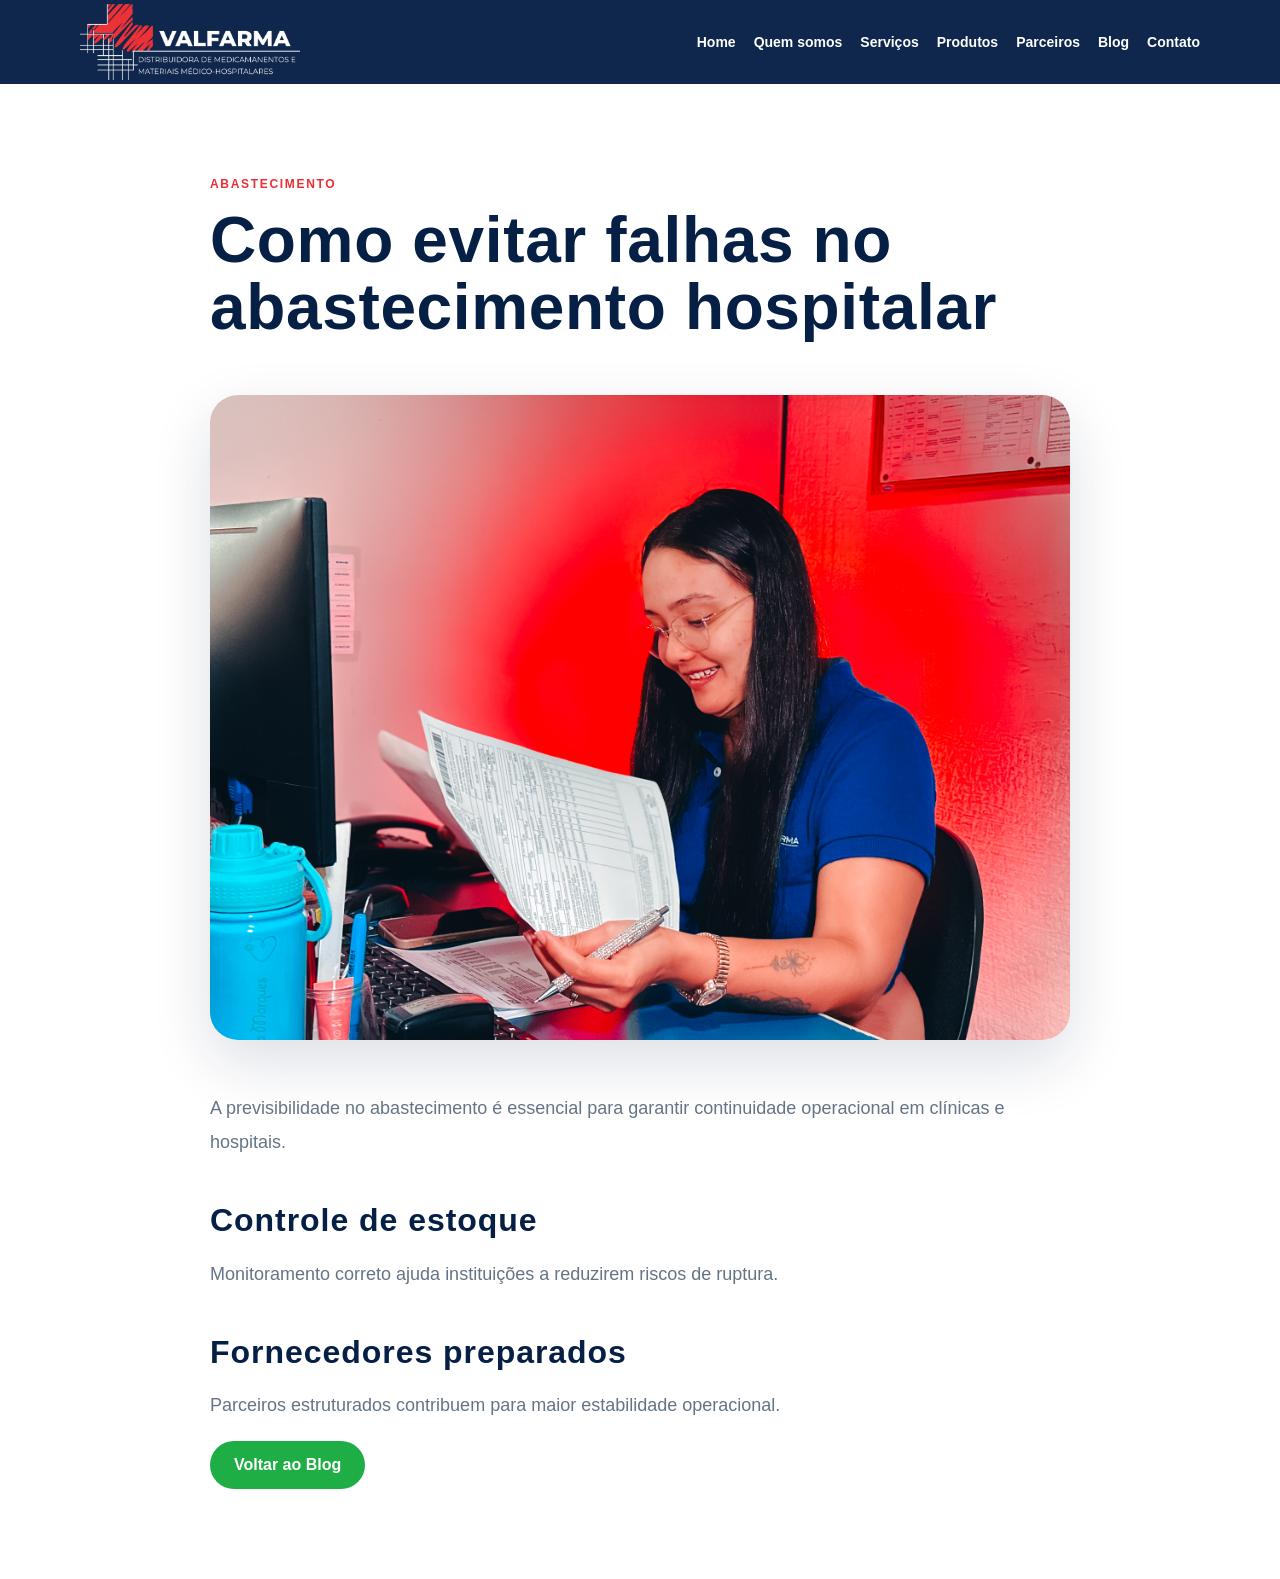
<file: evitar-falhas-abastecimento-hospitalar.html>
<!DOCTYPE html>
<html lang="pt-BR">
<head>
  <meta charset="UTF-8" />
  <meta name="viewport" content="width=device-width, initial-scale=1.0" />

  <title>Como evitar falhas no abastecimento hospitalar | Blog Valfarma</title>

  <meta name="description" content="Entenda como processos organizados ajudam a reduzir falhas no abastecimento hospitalar." />

  <link rel="stylesheet" href="style.css" />
</head>

<body>

<header class="topbar">
  <div class="container nav">

    <img src="./logo-valfarma.png"
         alt="Logo Comercial Valfarma"
         class="logo" />

    <input type="checkbox"
           id="menu-toggle"
           class="menu-toggle">

    <label for="menu-toggle"
           class="menu-icon">
      ☰
    </label>

    <nav class="menu">
      <a href="./index.html#home">Home</a>
      <a href="./index.html#quem-somos">Quem somos</a>
      <a href="./index.html#servicos">Serviços</a>
      <a href="./index.html#produtos">Produtos</a>
      <a href="./index.html#parceiros">Parceiros</a>
      <a href="./blog.html">Blog</a>
      <a href="./index.html#contato">Contato</a>
    </nav>

  </div>
</header>

<main>
  <article class="article-page">
    <div class="container article-container">

      <span class="eyebrow">Abastecimento</span>

      <h1>
        Como evitar falhas no abastecimento hospitalar
      </h1>

      <img src="./estoque-03.jpg"
           alt="Abastecimento hospitalar"
           class="article-cover">

      <p>
        A previsibilidade no abastecimento é essencial para garantir continuidade operacional em clínicas e hospitais.
      </p>

      <h2>Controle de estoque</h2>

      <p>
        Monitoramento correto ajuda instituições a reduzirem riscos de ruptura.
      </p>

      <h2>Fornecedores preparados</h2>

      <p>
        Parceiros estruturados contribuem para maior estabilidade operacional.
      </p>

      <a class="btn" href="./blog.html">
        Voltar ao Blog
      </a>

    </div>
  </article>
</main>

</body>
</html>
</file>
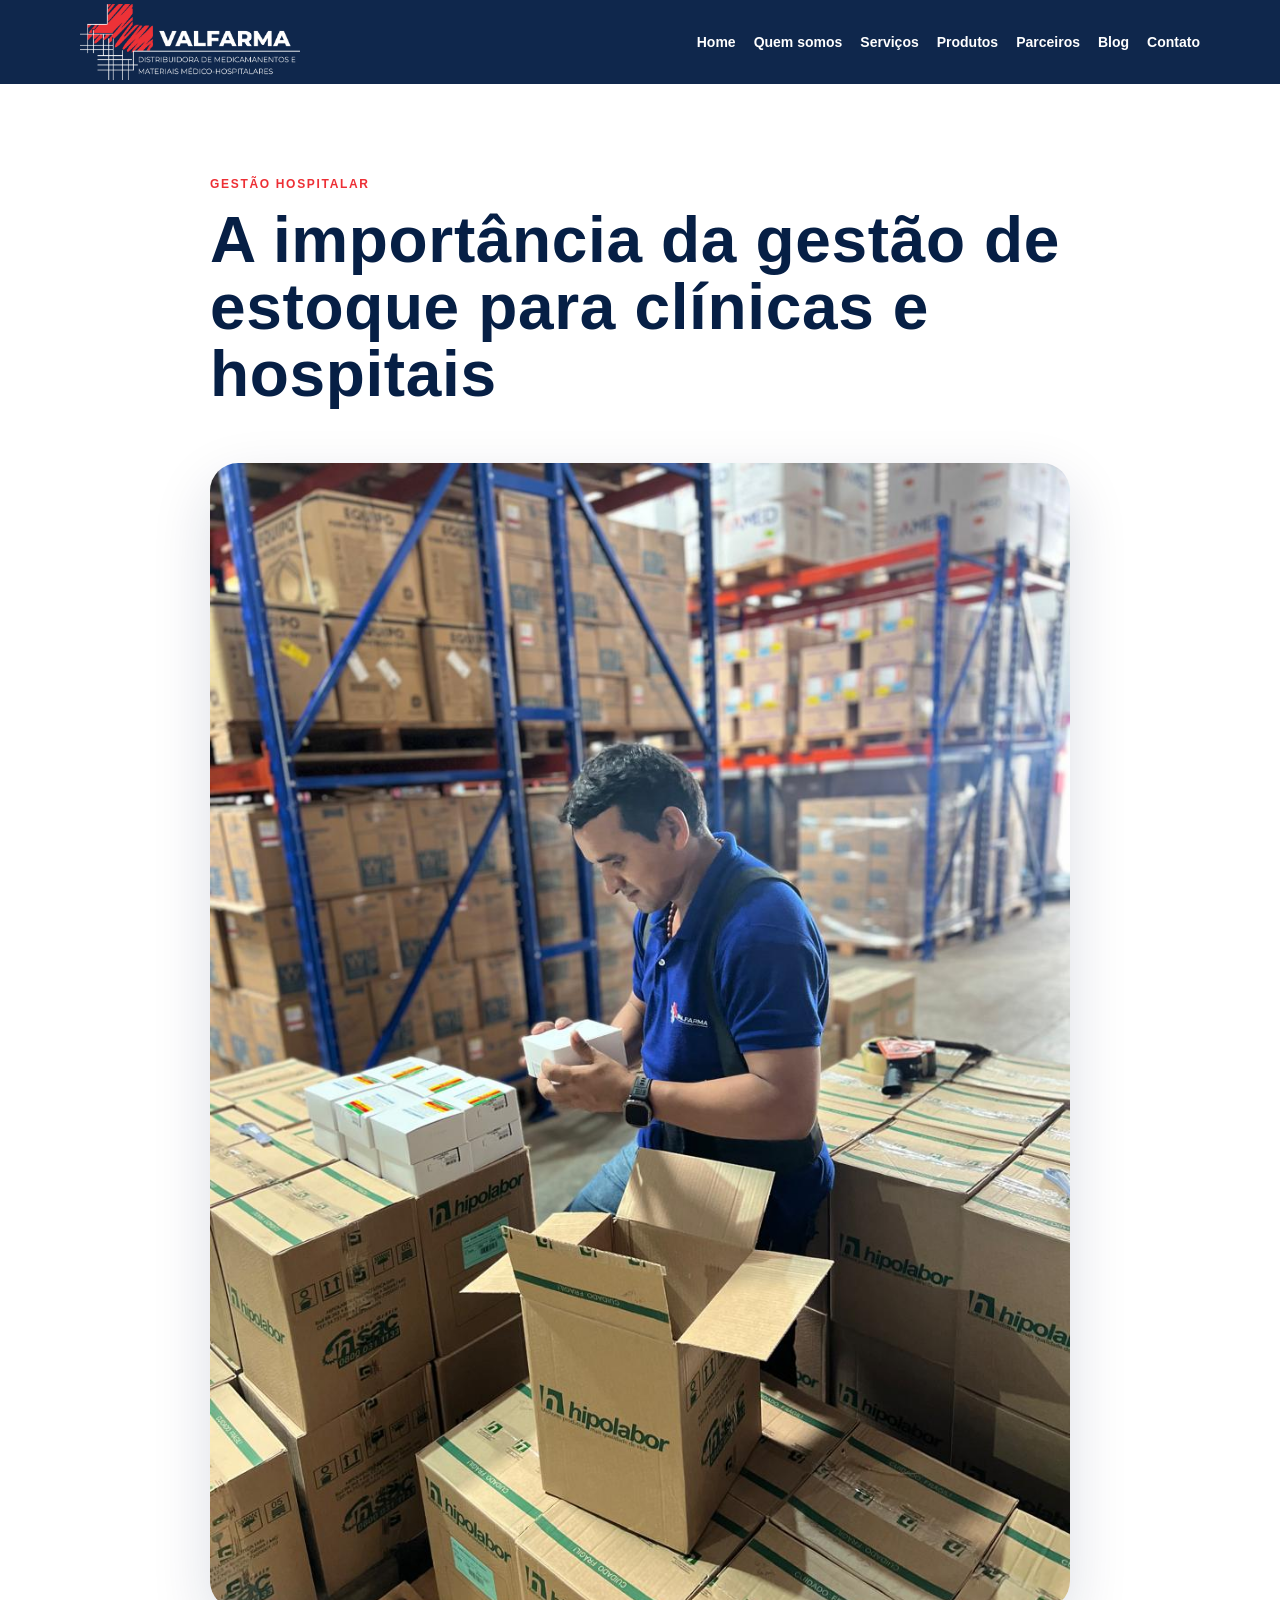
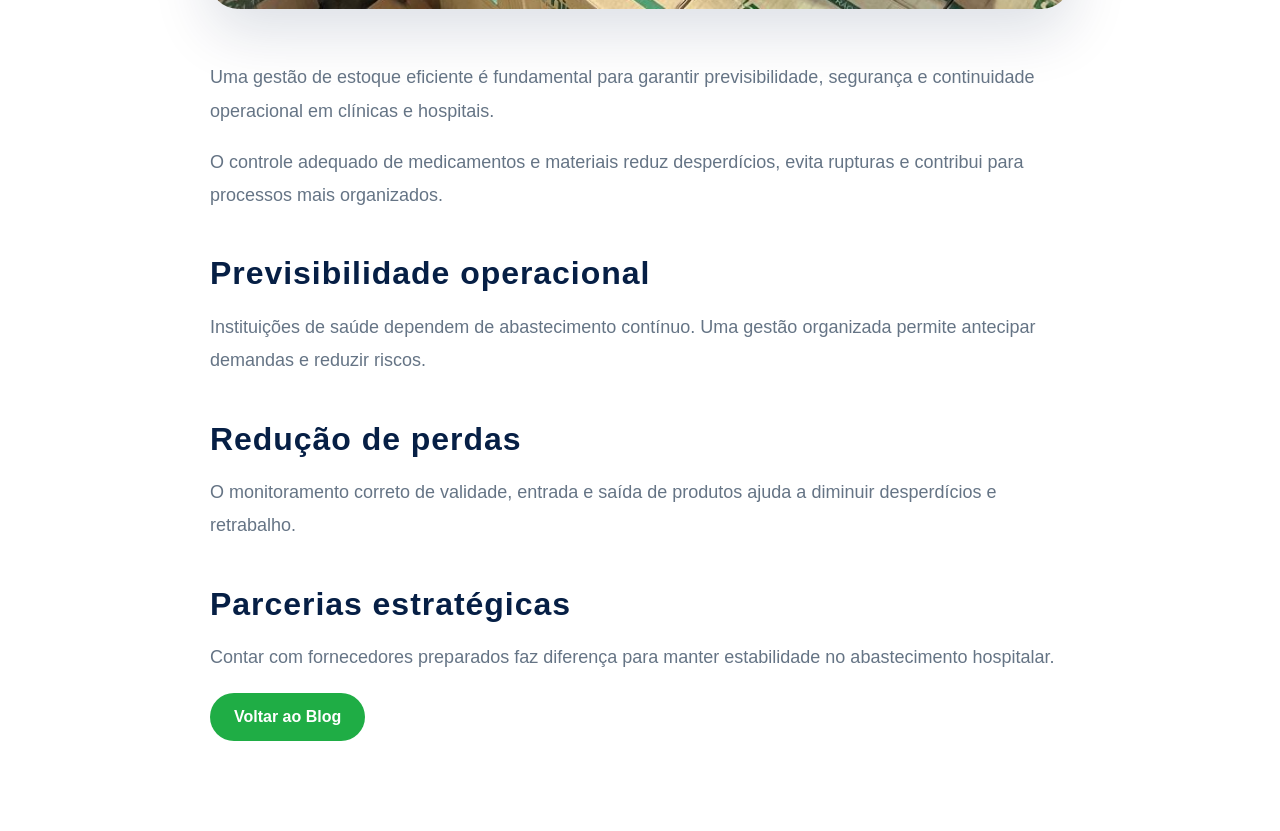
<file: gestao-estoque-clinicas-hospitais.html>
<!DOCTYPE html>
<html lang="pt-BR">
<head>
  <meta charset="UTF-8" />
  <meta name="viewport" content="width=device-width, initial-scale=1.0" />

  <title>Gestão de estoque em clínicas e hospitais | Blog Valfarma</title>

  <meta name="description" content="Entenda a importância da gestão de estoque para clínicas e hospitais e como ela impacta segurança, previsibilidade e eficiência operacional." />

  <link rel="stylesheet" href="style.css" />
</head>

<body>

<header class="topbar">
  <div class="container nav">

    <img src="./logo-valfarma.png"
         alt="Logo Comercial Valfarma"
         class="logo" />

    <input type="checkbox"
           id="menu-toggle"
           class="menu-toggle">

    <label for="menu-toggle"
           class="menu-icon">
      ☰
    </label>

    <nav class="menu">
      <a href="./index.html#home">Home</a>
      <a href="./index.html#quem-somos">Quem somos</a>
      <a href="./index.html#servicos">Serviços</a>
      <a href="./index.html#produtos">Produtos</a>
      <a href="./index.html#parceiros">Parceiros</a>
      <a href="./blog.html">Blog</a>
      <a href="./index.html#contato">Contato</a>
    </nav>

  </div>
</header>

<main>
  <article class="article-page">
    <div class="container article-container">

      <span class="eyebrow">Gestão hospitalar</span>

      <h1>
        A importância da gestão de estoque para clínicas e hospitais
      </h1>

      <img src="./estoque-07.jpg"
           alt="Gestão de estoque hospitalar"
           class="article-cover">

      <p>
        Uma gestão de estoque eficiente é fundamental para garantir previsibilidade, segurança e continuidade operacional em clínicas e hospitais.
      </p>

      <p>
        O controle adequado de medicamentos e materiais reduz desperdícios, evita rupturas e contribui para processos mais organizados.
      </p>

      <h2>Previsibilidade operacional</h2>

      <p>
        Instituições de saúde dependem de abastecimento contínuo. Uma gestão organizada permite antecipar demandas e reduzir riscos.
      </p>

      <h2>Redução de perdas</h2>

      <p>
        O monitoramento correto de validade, entrada e saída de produtos ajuda a diminuir desperdícios e retrabalho.
      </p>

      <h2>Parcerias estratégicas</h2>

      <p>
        Contar com fornecedores preparados faz diferença para manter estabilidade no abastecimento hospitalar.
      </p>

      <a class="btn" href="./blog.html">
        Voltar ao Blog
      </a>

    </div>
  </article>
</main>

</body>
</html>
</file>
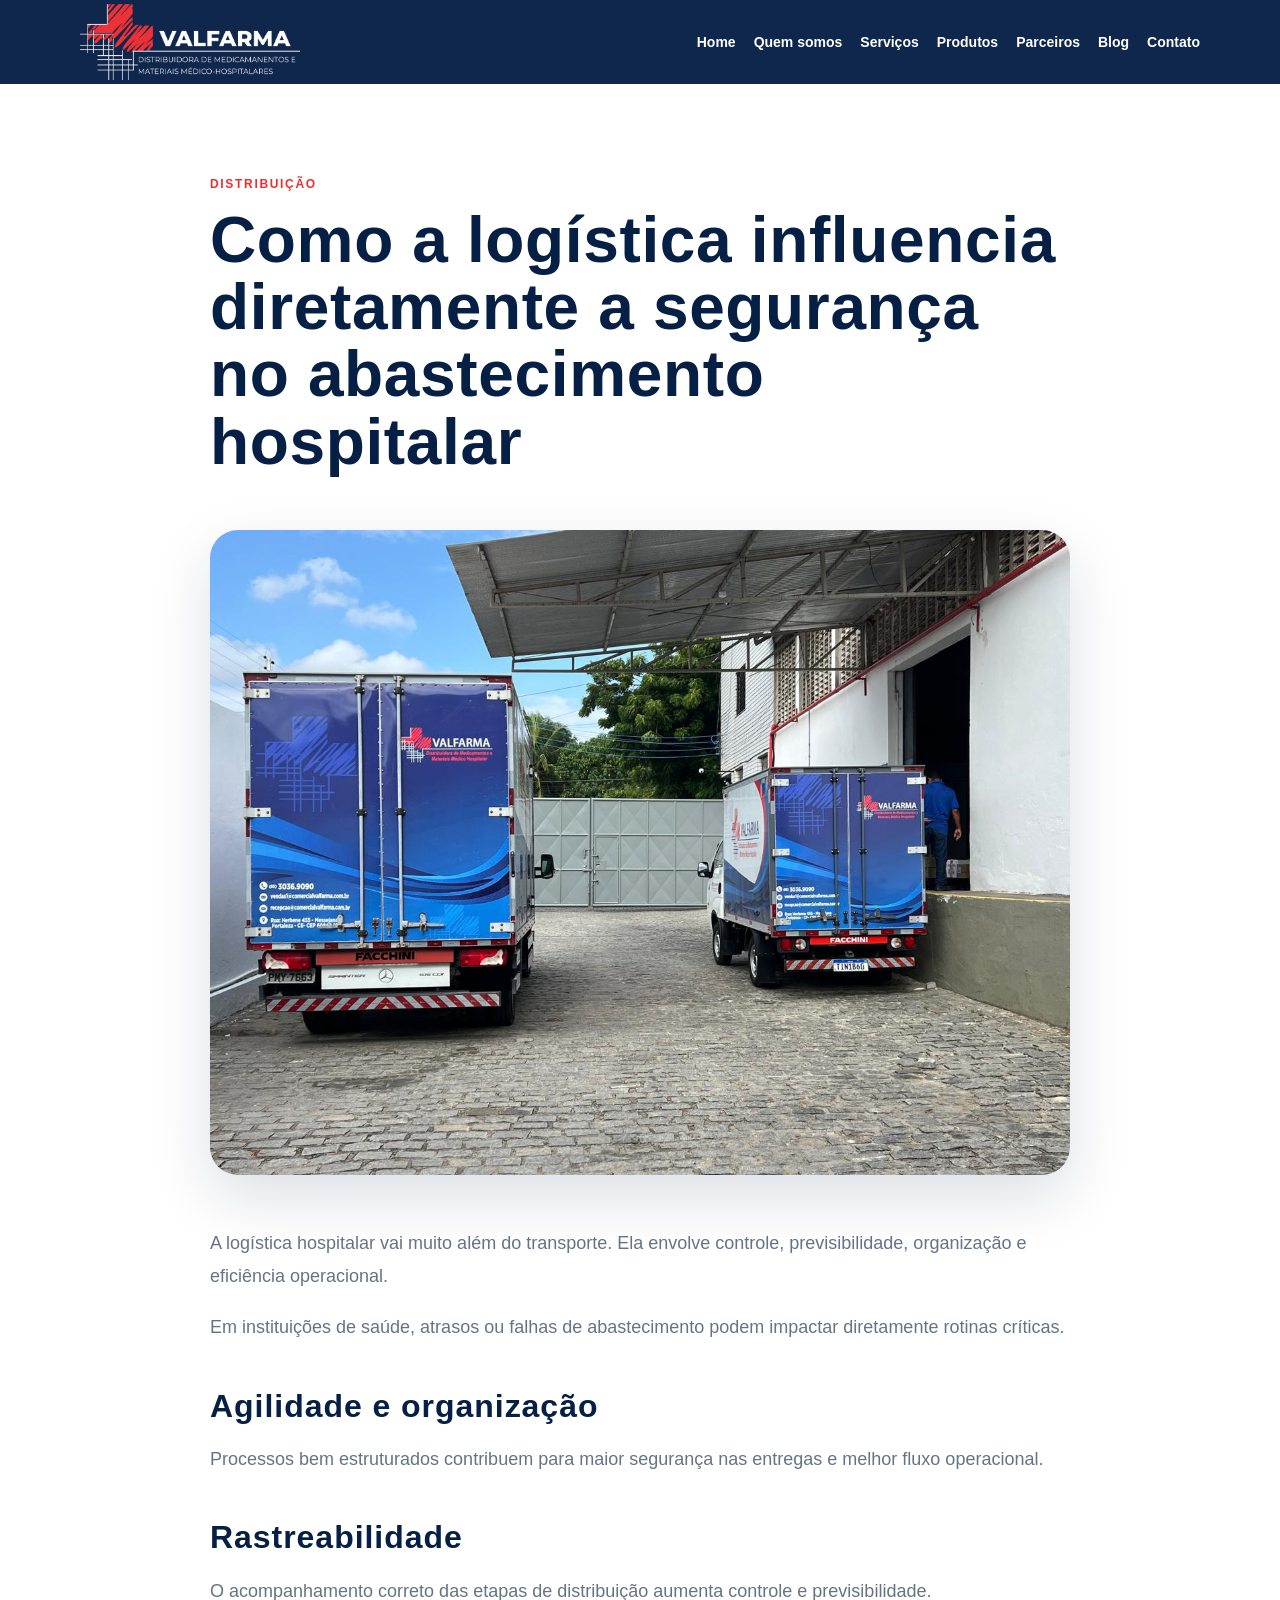
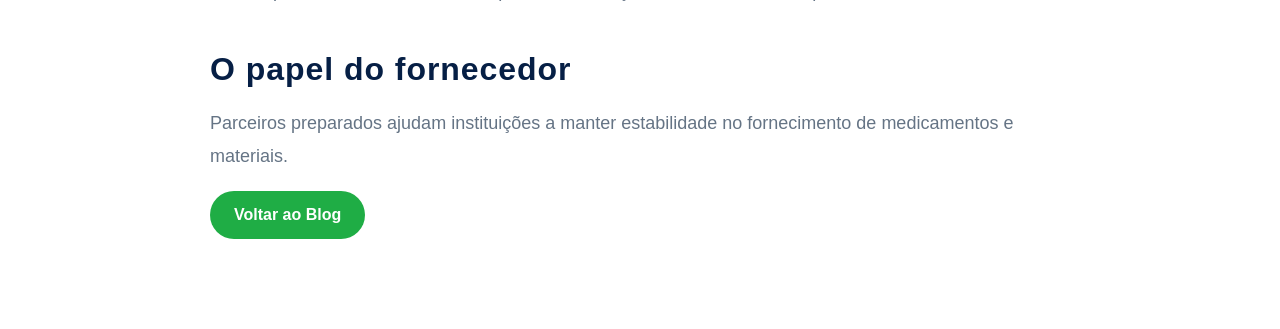
<file: logistica-abastecimento-hospitalar.html>
<!DOCTYPE html>
<html lang="pt-BR">
<head>
  <meta charset="UTF-8" />
  <meta name="viewport" content="width=device-width, initial-scale=1.0" />

  <title>Logística e abastecimento hospitalar | Blog Valfarma</title>

  <meta name="description" content="Entenda como a logística influencia diretamente a segurança e previsibilidade no abastecimento hospitalar." />

  <link rel="stylesheet" href="style.css" />
</head>

<body>

<header class="topbar">
  <div class="container nav">

    <img src="./logo-valfarma.png"
         alt="Logo Comercial Valfarma"
         class="logo" />

    <input type="checkbox"
           id="menu-toggle"
           class="menu-toggle">

    <label for="menu-toggle"
           class="menu-icon">
      ☰
    </label>

    <nav class="menu">
      <a href="./index.html#home">Home</a>
      <a href="./index.html#quem-somos">Quem somos</a>
      <a href="./index.html#servicos">Serviços</a>
      <a href="./index.html#produtos">Produtos</a>
      <a href="./index.html#parceiros">Parceiros</a>
      <a href="./blog.html">Blog</a>
      <a href="./index.html#contato">Contato</a>
    </nav>

  </div>
</header>

<main>
  <article class="article-page">
    <div class="container article-container">

      <span class="eyebrow">Distribuição</span>

      <h1>
        Como a logística influencia diretamente a segurança no abastecimento hospitalar
      </h1>

      <img src="./operacao-07.jpg"
           alt="Logística hospitalar"
           class="article-cover">

      <p>
        A logística hospitalar vai muito além do transporte. Ela envolve controle, previsibilidade, organização e eficiência operacional.
      </p>

      <p>
        Em instituições de saúde, atrasos ou falhas de abastecimento podem impactar diretamente rotinas críticas.
      </p>

      <h2>Agilidade e organização</h2>

      <p>
        Processos bem estruturados contribuem para maior segurança nas entregas e melhor fluxo operacional.
      </p>

      <h2>Rastreabilidade</h2>

      <p>
        O acompanhamento correto das etapas de distribuição aumenta controle e previsibilidade.
      </p>

      <h2>O papel do fornecedor</h2>

      <p>
        Parceiros preparados ajudam instituições a manter estabilidade no fornecimento de medicamentos e materiais.
      </p>

      <a class="btn" href="./blog.html">
        Voltar ao Blog
      </a>

    </div>
  </article>
</main>

</body>
</html>
</file>
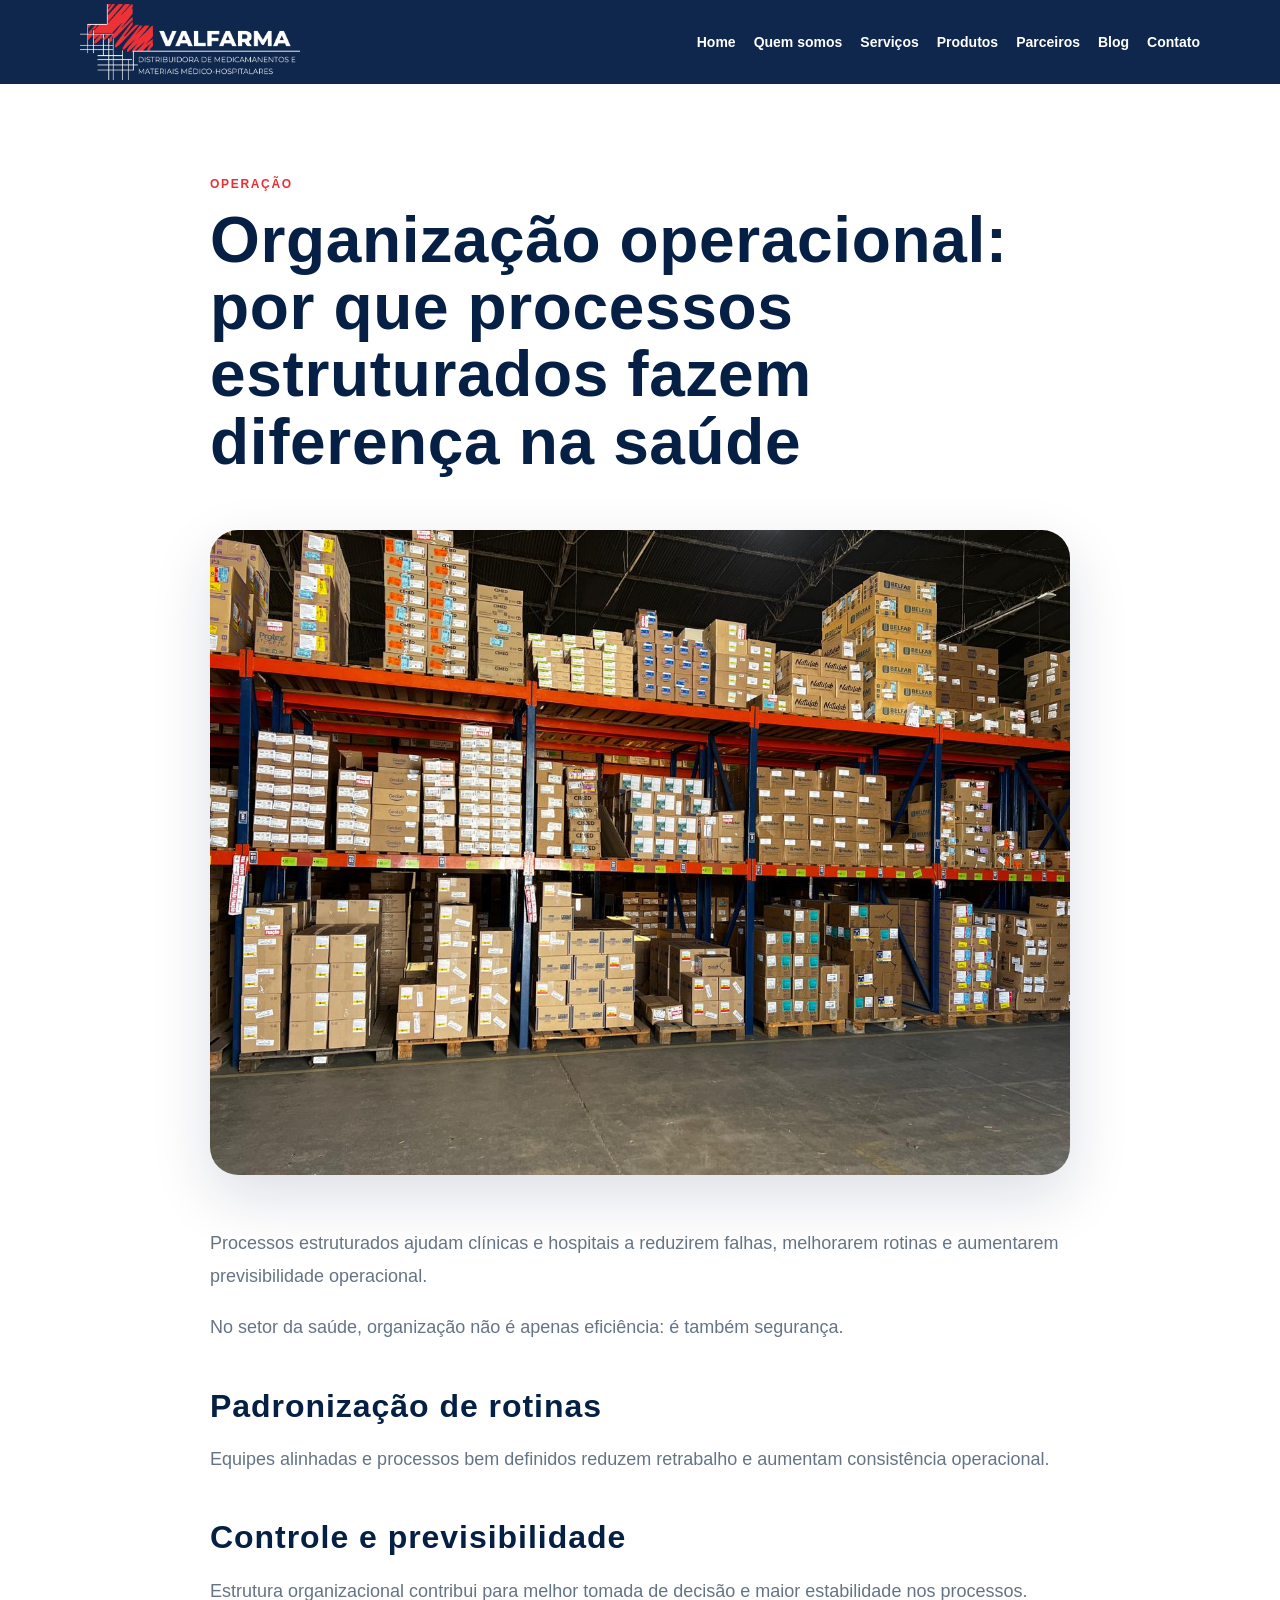
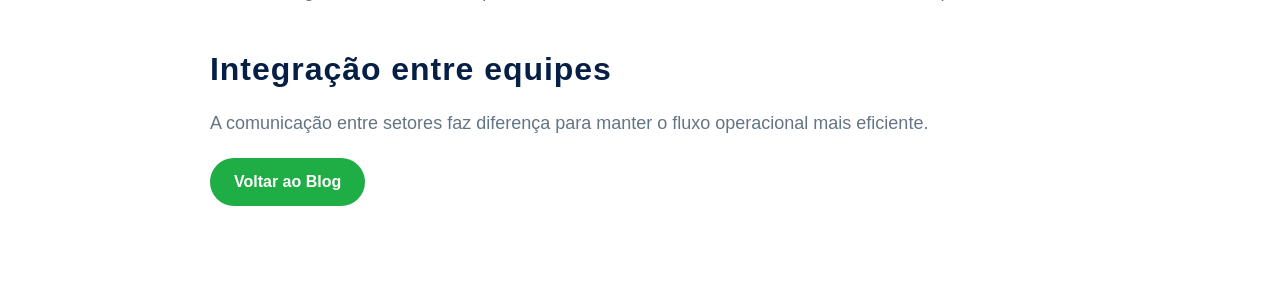
<file: organizacao-operacional-saude.html>
<!DOCTYPE html>
<html lang="pt-BR">
<head>
  <meta charset="UTF-8" />
  <meta name="viewport" content="width=device-width, initial-scale=1.0" />

  <title>Organização operacional na saúde | Blog Valfarma</title>

  <meta name="description" content="Entenda por que processos estruturados fazem diferença na rotina operacional de clínicas e hospitais." />

  <link rel="stylesheet" href="style.css" />
</head>

<body>

<header class="topbar">
  <div class="container nav">

    <img src="./logo-valfarma.png"
         alt="Logo Comercial Valfarma"
         class="logo" />

    <input type="checkbox"
           id="menu-toggle"
           class="menu-toggle">

    <label for="menu-toggle"
           class="menu-icon">
      ☰
    </label>

    <nav class="menu">
      <a href="./index.html#home">Home</a>
      <a href="./index.html#quem-somos">Quem somos</a>
      <a href="./index.html#servicos">Serviços</a>
      <a href="./index.html#produtos">Produtos</a>
      <a href="./index.html#parceiros">Parceiros</a>
      <a href="./blog.html">Blog</a>
      <a href="./index.html#contato">Contato</a>
    </nav>

  </div>
</header>

<main>
  <article class="article-page">
    <div class="container article-container">

      <span class="eyebrow">Operação</span>

      <h1>
        Organização operacional: por que processos estruturados fazem diferença na saúde
      </h1>

      <img src="./background.jpeg"
           alt="Organização operacional"
           class="article-cover">

      <p>
        Processos estruturados ajudam clínicas e hospitais a reduzirem falhas, melhorarem rotinas e aumentarem previsibilidade operacional.
      </p>

      <p>
        No setor da saúde, organização não é apenas eficiência: é também segurança.
      </p>

      <h2>Padronização de rotinas</h2>

      <p>
        Equipes alinhadas e processos bem definidos reduzem retrabalho e aumentam consistência operacional.
      </p>

      <h2>Controle e previsibilidade</h2>

      <p>
        Estrutura organizacional contribui para melhor tomada de decisão e maior estabilidade nos processos.
      </p>

      <h2>Integração entre equipes</h2>

      <p>
        A comunicação entre setores faz diferença para manter o fluxo operacional mais eficiente.
      </p>

      <a class="btn" href="./blog.html">
        Voltar ao Blog
      </a>

    </div>
  </article>
</main>

</body>
</html>
</file>
<file: style.css>
:root {
  --blue: #061f45;
  --blue-2: #0b2f66;
  --red: #ed2f35;
  --green: #1fad45;
  --text: #1f2933;
  --muted: #657485;
  --soft: #f4f7fb;
  --white: #ffffff;
  --border: #e5eaf0;
}

* { box-sizing: border-box; }

html { scroll-behavior: smooth; }

body {
  margin: 0;
  font-family: "Arimo", Helvetica, sans-serif;
  color: var(--text);
  background: var(--white);
}
/* FONTES */

h1 {
  font-family: "Bebas Neue", sans-serif;
  letter-spacing: .01em;
}

h2,
.card h3,
.blog-card h3,
.article-container h2 {
  font-family: "Bebas Neue", sans-serif;
  letter-spacing: .03em;
}

p,
li,
nav a,
.btn,
.btn-outline,
.article-container p {
  font-family: "Arimo", Arial, sans-serif;
}
.container {
  width: min(1120px, calc(100% - 40px));
  margin: 0 auto;
}

.topbar {
  position: sticky;
  top: 0;
  z-index: 50;
  background: rgba(6, 31, 69, 0.96);
  backdrop-filter: blur(10px);
}

.nav {
  min-height: 84px;
  display: flex;
  align-items: center;
  justify-content: space-between;
  gap: 24px;
}

.logo {
  width: 220px;
  max-width: 45vw;
}

nav {
  display: flex;
  gap: 18px;
}

nav a {
  color: white;
  text-decoration: none;
  font-weight: 700;
  font-size: 14px;
}

.btn,
.btn-outline {
  display: inline-flex;
  align-items: center;
  justify-content: center;
  min-height: 48px;
  padding: 0 24px;
  border-radius: 999px;
  text-decoration: none;
  font-weight: 800;
}

.btn {
  background: var(--green);
  color: white;
}

.btn-outline {
  background: white;
  color: var(--blue);
}

.btn-small {
  min-height: 40px;
  padding: 0 18px;
  font-size: 14px;
}

.hero {
  padding: 90px 0;
  color: white;
  background: linear-gradient(135deg, var(--blue), var(--blue-2));
}

.hero-grid,
.two-columns,
.contact-grid {
  display: grid;
  grid-template-columns: 1fr 1fr;
  gap: 46px;
  align-items: center;
}

.tag,
.eyebrow {
  display: inline-block;
  margin-bottom: 16px;
  color: var(--red);
  font-size: 12px;
  font-weight: 900;
  letter-spacing: .14em;
  text-transform: uppercase;
}

.light { color: #ff7377; }

h1 {
  margin: 0 0 24px;
  font-size: clamp(40px, 6vw, 70px);
  line-height: .98;
}

h2 {
  margin: 0 0 20px;
  font-size: clamp(30px, 4vw, 48px);
  line-height: 1.08;
  color: var(--blue);
}

p {
  font-size: 17px;
  line-height: 1.75;
  color: var(--muted);
}

.hero p { color: rgba(255,255,255,.82); }

.hero-actions {
  display: flex;
  gap: 14px;
  flex-wrap: wrap;
  margin-top: 30px;
}

.hero-image img,
.rounded-img {
  width: 100%;
  border-radius: 28px;
  object-fit: cover;
  box-shadow: 0 24px 70px rgba(0,0,0,.22);
}

.hero-image img {
  aspect-ratio: 4 / 5;
}

.product-carousel{
  position: relative;
  width: 100%;
  aspect-ratio: 4 / 5;
  border-radius: 28px;
  overflow: hidden;
  box-shadow: 0 24px 70px rgba(0,0,0,.22);
}

.carousel-image{
  position: absolute;
  inset: 0;
  width: 100%;
  height: 100%;
  object-fit: cover;
  opacity: 0;
  transition: opacity .8s ease;
}

.carousel-image.active{
  opacity: 1;
}

.section {
  padding: 86px 0;
}

.dark {
  background: var(--blue);
  color: white;
}

.dark h2,
.dark h3 { color: white; }

.dark p { color: rgba(255,255,255,.78); }

.soft { background: var(--soft); }

.services-bg {
  position: relative;
  overflow: hidden;
  background:
    linear-gradient(rgba(6, 31, 69, 0.92), rgba(6, 31, 69, 0.92)),
    url("./background.webp");
  background-size: cover;
  background-position: center;
  background-repeat: no-repeat;
}

.services-bg::before {
  content: "";
  position: absolute;
  inset: 0;
  background: rgba(6, 31, 69, 0.18);
  z-index: 0;
}

.services-bg .container {
  position: relative;
  z-index: 2;
}

.cards-4 {
  display: grid;
  grid-template-columns: repeat(4, 1fr);
  gap: 22px;
  margin-top: 34px;
}

.card {
  background: white;
  border: 1px solid var(--border);
  border-radius: 24px;
  padding: 26px;
}

.dark-card {
  background: rgba(255,255,255,.10);
  border-color: rgba(255,255,255,.18);
  backdrop-filter: blur(8px);
}

.card span {
  color: var(--red);
  font-size: 42px;
  font-weight: 900;
}

.card h3 {
  font-size: 21px;
  margin: 12px 0;
  color: var(--blue);
}

.dark-card h3 {
  color: white;
}

.card p {
  font-size: 15px;
}

.gallery {
  display: grid;
  grid-template-columns: repeat(3, 1fr);
  gap: 22px;
  margin-top: 34px;
}

.gallery img {
  width: 100%;
  aspect-ratio: 4 / 5;
  object-fit: cover;
  border-radius: 24px;
}

.check-list {
  padding-left: 20px;
  color: var(--blue);
  font-weight: 800;
  line-height: 2;
}

.centered {
  text-align: center;
  max-width: 820px;
}
#parceiros {
  background: transparent;
  padding-bottom: 40px;
}

.contact {
  background: transparent;
  padding-top: 40px;
}

#parceiros,
.contact {
  position: relative;
  z-index: 1;
}

#parceiros::before {
  content: "";

  position: absolute;

  inset: 0 0 -100%;

  z-index: -1;

  background:
    linear-gradient(
      rgba(244,247,251,.80),
      rgba(244,247,251,.80)
    ),
    url("./parceria-bg.webp");

  background-size: cover;
  background-position: center;
  background-repeat: no-repeat;
}

.contact-card {
  background: var(--blue);
  color: white;
  border-radius: 26px;
  padding: 34px;
}

.contact-card p {
  color: rgba(255,255,255,.86);
  margin: 0 0 14px;
}

footer {
  background: #04152f;
  color: rgba(255,255,255,.7);
  text-align: center;
  padding: 38px 20px;
}

.footer-logo {
  width: 260px;
  max-width: 80%;
  margin-bottom: 18px;
}

@media (max-width: 900px) {
  .hero-grid,
  .two-columns,
  .contact-grid {
    grid-template-columns: 1fr;
  }

  .cards-4,
  .gallery {
    grid-template-columns: 1fr;
  }

  .hero {
    padding: 64px 0;
  }

  .section {
    padding: 62px 0;
  }

  .hero-actions {
    flex-direction: column;
  }

  .btn,
  .btn-outline {
    width: 100%;
  }

  .logo {
    width: 180px;
  }

  h1 {
    font-size: 42px;
  }

  .services-bg {
    background-position: center;
  }
}
/* WHATSAPP FLUTUANTE */

.floating-whatsapp{
  position: fixed;
  right: 18px;
  bottom: 18px;
  z-index: 9999;

  display: flex;
  flex-direction: column;
  gap: 10px;
}

.seller-btn {
  position: relative;
  width: 52px;
  height: 52px;

  display: flex;
  align-items: center;
  justify-content: center;

  border-radius: 50%;
  overflow: visible;

  text-decoration: none;
  flex-shrink: 0;
}

.seller-btn img {
  width: 52px;
  height: 52px;

  border-radius: 50%;
  object-fit: cover;

  display: block;

  border: 2px solid #ffffff;

  box-sizing: border-box;
}

.seller-btn::before{
  content: "";

  width: 24px;
  height: 24px;

  background-image: url("https://cdn.jsdelivr.net/gh/simple-icons/simple-icons/icons/whatsapp.svg");

  background-size: contain;
  background-repeat: no-repeat;

  filter: brightness(0) invert(1);
}

.seller-btn:hover{
  transform: translateY(-4px) scale(1.05);
  background: #1ebe5d;
}

.seller-tooltip{
  position: absolute;

  right: 68px;

  background: #061f45;
  color: white;

  padding: 10px 14px;

  border-radius: 12px;

  font-size: 13px;
  font-weight: 700;

  white-space: nowrap;

  opacity: 0;
  visibility: hidden;

  transform: translateX(10px);

  transition: .25s ease;
}

.seller-btn:hover .seller-tooltip{
  opacity: 1;
  visibility: visible;
  transform: translateX(0);
}

@media (max-width: 768px){

  .floating-whatsapp{
    right: 12px;
    bottom: 12px;
    gap: 8px;
  }

  .seller-btn{
    width: 46px;
    height: 46px;
  }

  .seller-tooltip{
    display: none;
  }

}
/* CARROSSEL DE MARCAS */

.brand-carousel {
  background: #061f45;
  border-top: 1px solid rgba(255,255,255,.08);
  border-bottom: 1px solid rgba(255,255,255,.08);
  overflow: hidden;
  padding: 18px 0;
}

.brand-track {
  display: flex;
  align-items: center;
  gap: 46px;
  width: max-content;
  animation: scrollBrands 28s linear infinite;
}

.brand-track:hover {
  animation-play-state: paused;
}

.brand-track img {
  height: 46px;
  width: auto;
  max-width: 150px;
  object-fit: contain;
  filter: grayscale(1) brightness(0) invert(1);
  opacity: .78;
  transition: .25s ease;
}

.brand-track img:hover {
  filter: none;
  opacity: 1;
  transform: scale(1.08);
}

@keyframes scrollBrands {
  from {
    transform: translateX(0);
  }

  to {
    transform: translateX(-50%);
  }
}

@media (max-width: 768px) {
  .brand-carousel {
    padding: 14px 0;
  }

  .brand-track {
    gap: 30px;
    animation-duration: 20s;
  }

  .brand-track img {
    height: 34px;
    max-width: 110px;
  }
}
/* BLOG INTERNO */

.blog-preview h1 {
  color: var(--blue);
  font-size: clamp(36px, 5vw, 62px);
  line-height: 1.05;
}

.blog-intro {
  max-width: 760px;
  margin-bottom: 36px;
}

.blog-grid {
  display: grid;
  grid-template-columns: repeat(3, 1fr);
  gap: 24px;
}

.blog-card {
  background: white;
  border: 1px solid var(--border);
  border-radius: 24px;
  overflow: hidden;
  box-shadow: 0 18px 45px rgba(6,31,69,.08);
}

.blog-card img {
  width: 100%;
  height: 220px;
  object-fit: cover;
}

.blog-card div {
  padding: 24px;
}

.blog-card span {
  color: var(--red);
  font-size: 12px;
  font-weight: 900;
  text-transform: uppercase;
  letter-spacing: .12em;
}

.blog-card h3 {
  color: var(--blue);
  font-size: 20px;
  line-height: 1.25;
  margin: 14px 0 22px;
}

.blog-card a {
  color: var(--green);
  font-weight: 900;
  text-decoration: none;
}

/* PÁGINA DO ARTIGO */

.article-page {
  padding: 90px 0;
  background: #ffffff;
}

.article-container {
  max-width: 860px;
}

.article-container h1 {
  color: var(--blue);
  font-size: clamp(36px, 5vw, 64px);
  line-height: 1.05;
}

.article-author {
  color: var(--muted);
  font-size: 15px;
  margin-bottom: 28px;
}

.article-cover {
  width: 100%;
  border-radius: 28px;
  margin: 30px 0;
  box-shadow: 0 22px 60px rgba(6,31,69,.14);
}

.article-container h2 {
  margin-top: 44px;
  font-size: 32px;
}

.article-container p {
  font-size: 18px;
  line-height: 1.85;
}

@media (max-width: 900px) {
  .blog-grid {
    grid-template-columns: 1fr;
  }

  .article-page {
    padding: 60px 0;
  }
}
.menu-toggle,
.menu-icon {
  display: none;
}

@media (max-width: 900px) {
  .menu-icon {
    display: flex;
    align-items: center;
    justify-content: center;
    color: white;
    font-size: 32px;
    cursor: pointer;
    z-index: 1001;
  }

  .menu {
    position: absolute;
    top: 84px;
    left: 0;
    width: 100%;
    background: #061f45;
    display: none;
    flex-direction: column;
    padding: 24px 20px;
    gap: 18px;
    border-top: 1px solid rgba(255,255,255,.1);
  }

  .menu a {
    font-size: 18px;
  }

  .menu-toggle:checked ~ .menu {
    display: flex;
  }

  .btn-small {
    display: none;
  }
}
/* MENU MOBILE */

.menu-toggle,
.menu-icon {
  display: none;
}

@media (max-width: 900px) {

  .nav {
    position: relative;
  }

  .menu-icon {
    display: flex;
    align-items: center;
    justify-content: center;
    color: white;
    font-size: 34px;
    cursor: pointer;
    z-index: 1001;
  }

  .menu {
    position: absolute;
    top: 84px;
    left: 0;
    width: 100%;
    background: #061f45;
    display: none;
    flex-direction: column;
    padding: 24px 20px;
    gap: 18px;
    border-top: 1px solid rgba(255,255,255,.12);
    box-shadow: 0 18px 40px rgba(0,0,0,.25);
  }

  .menu a {
    color: white;
    font-size: 18px;
    text-decoration: none;
    font-weight: 700;
  }

  .menu-toggle:checked ~ .menu {
    display: flex;
  }

  .btn-small {
    display: none;
  }
}

.logo-link {
  display: inline-flex;
  align-items: center;
  text-decoration: none;
}

.logo-link .logo {
  display: block;
}

html {
  scroll-behavior: smooth;
}
</file>
